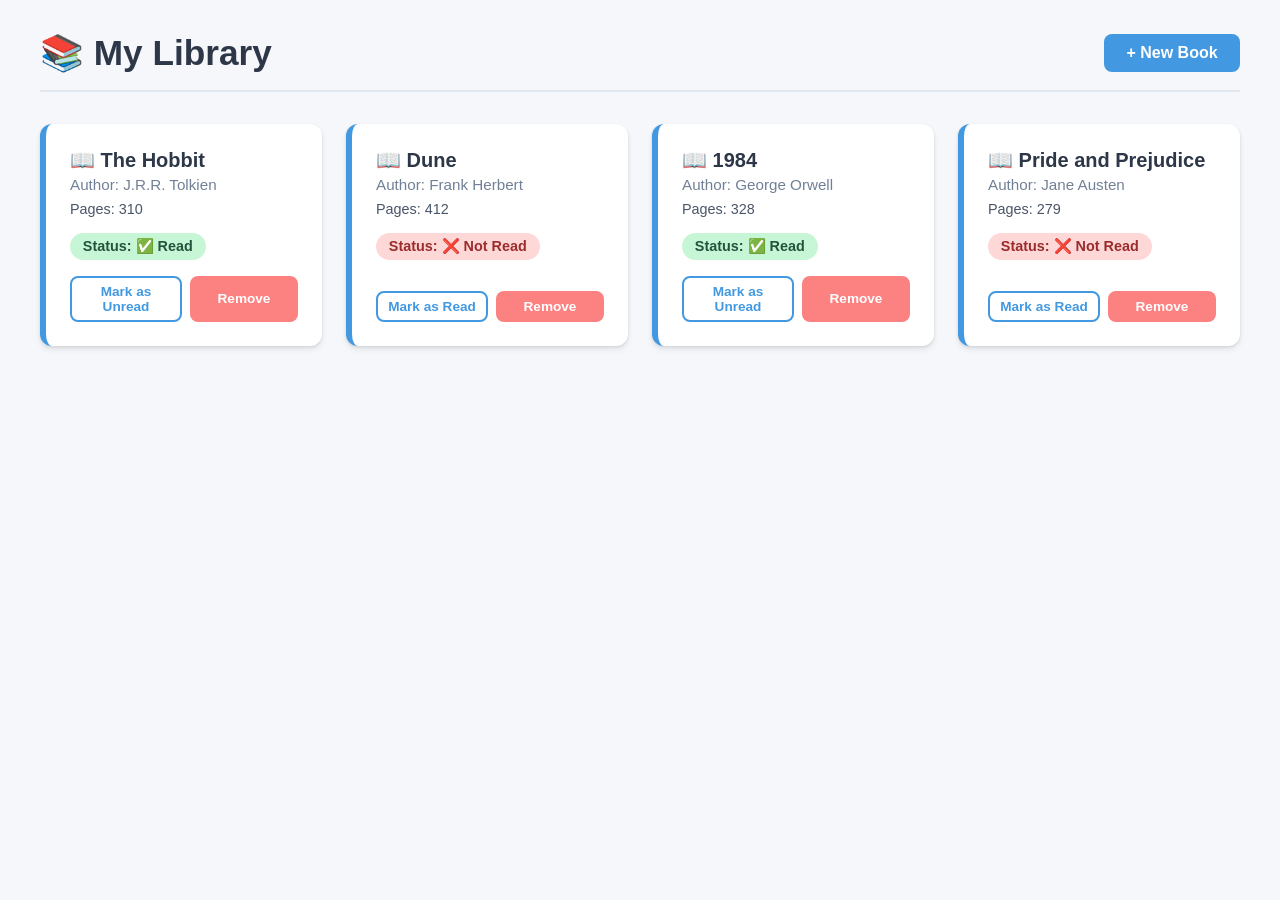
<file: projectOne/index.html>
<!DOCTYPE html>
<html lang="en">
<head>
    <meta charset="UTF-8" />
    <meta name="viewport" content="width=device-width, initial-scale=1.0" />
    <title>📚 My Library</title>
    <link rel="stylesheet" href="style.css" />
</head>
<body>
    <div class="container">
        <!-- Header -->
        <header>
            <h1>📚 My Library</h1>
            <button id="newBookBtn" class="btn btn-primary">+ New Book</button>
        </header>

        <!-- Book Grid -->
        <div id="libraryDisplay" class="book-grid">
            <!-- Books will be rendered here by JavaScript -->
        </div>
    </div>

    <!-- Dialog/Modal for adding new book -->
    <dialog id="bookDialog" class="dialog">
        <div class="dialog-content">
            <h2>Add New Book</h2>
            <form id="bookForm">
                <div class="form-group">
                    <label for="title">Title *</label>
                    <input type="text" id="title" name="title" required />
                </div>

                <div class="form-group">
                    <label for="author">Author *</label>
                    <input type="text" id="author" name="author" required />
                </div>

                <div class="form-group">
                    <label for="pages">Number of Pages *</label>
                    <input type="number" id="pages" name="pages" min="1" required />
                </div>

                <div class="form-group checkbox-group">
                    <label for="readStatus">
                        <input type="checkbox" id="readStatus" name="readStatus" />
                        I have read this book
                    </label>
                </div>

                <div class="dialog-actions">
                    <button type="button" id="cancelBtn" class="btn btn-secondary">Cancel</button>
                    <button type="submit" class="btn btn-primary">Add Book</button>
                </div>
            </form>
        </div>
    </dialog>

    <script src="script.js"></script>
</body>
</html>
</file>
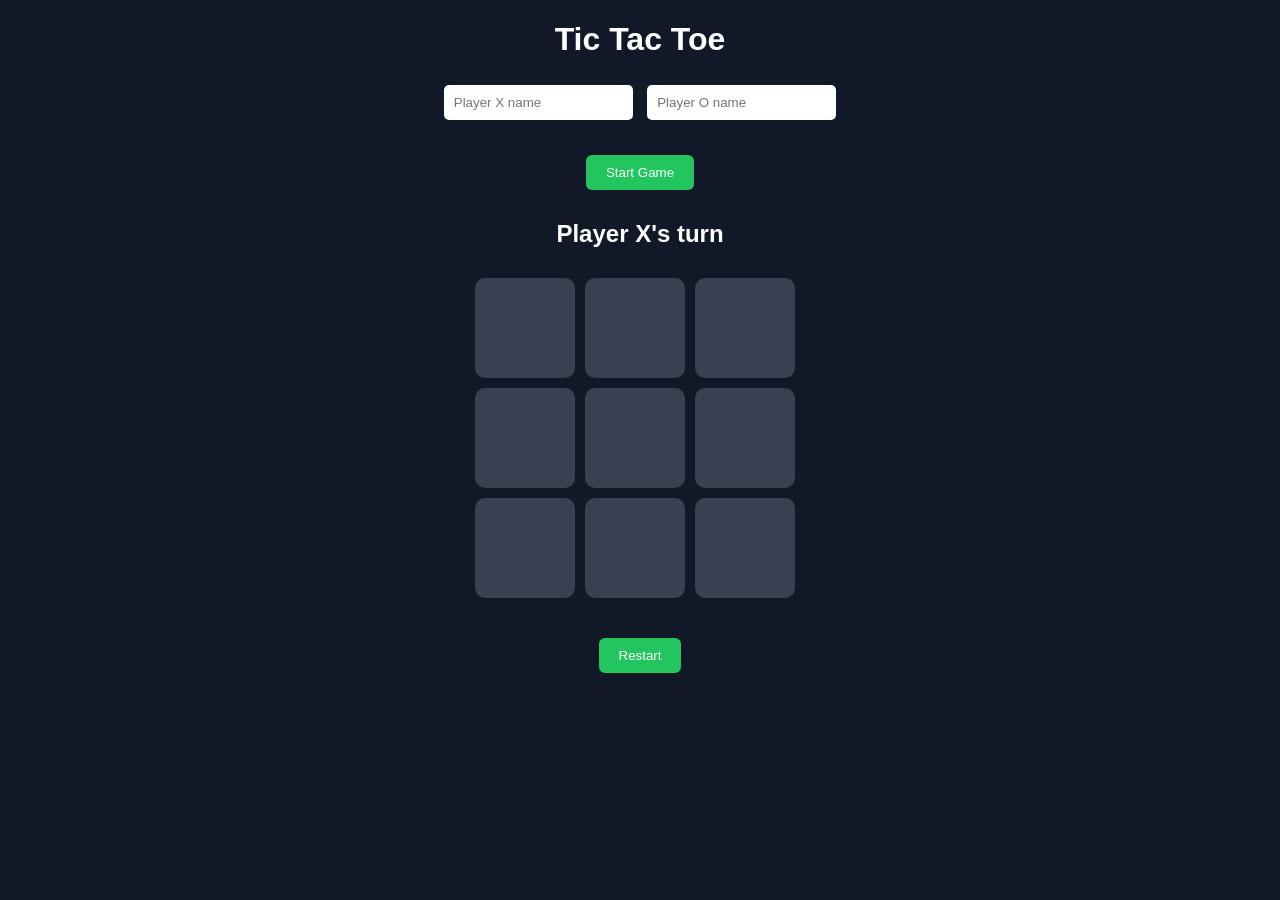
<file: tic-tac-toe/index.html>
<!DOCTYPE html>
<html lang="en">

<head>
    <meta charset="UTF-8">
    <meta name="viewport" content="width=device-width, initial-scale=1.0">
    <title>Tic Tac Toe</title>
    <link rel="stylesheet" href="style.css">
</head>

<body>

    <h1>Tic Tac Toe</h1>


    <div class="players">

        <input id="playerOne" placeholder="Player X name">

        <input id="playerTwo" placeholder="Player O name">

    </div>


    <button id="startBtn">
        Start Game
    </button>


    <h2 id="message"></h2>


    <div class="board">

        <div class="cell" data-index="0"></div>
        <div class="cell" data-index="1"></div>
        <div class="cell" data-index="2"></div>

        <div class="cell" data-index="3"></div>
        <div class="cell" data-index="4"></div>
        <div class="cell" data-index="5"></div>

        <div class="cell" data-index="6"></div>
        <div class="cell" data-index="7"></div>
        <div class="cell" data-index="8"></div>

    </div>


    <button id="restartBtn">
        Restart
    </button>


    <script src="script.js"></script>

</body>

</html>
</file>
<file: projectOne/style.css>
/* ====================================
   RESET & BASE
   ==================================== */
*,
*::before,
*::after {
    margin: 0;
    padding: 0;
    box-sizing: border-box;
}

body {
    font-family: "Segoe UI", Tahoma, Geneva, Verdana, sans-serif;
    background: #f5f7fa;
    color: #1a202c;
    min-height: 100vh;
    padding: 2rem 1rem;
}

/* ====================================
   CONTAINER
   ==================================== */
.container {
    max-width: 1200px;
    margin: 0 auto;
}

/* ====================================
   HEADER
   ==================================== */
header {
    display: flex;
    justify-content: space-between;
    align-items: center;
    flex-wrap: wrap;
    gap: 1rem;
    margin-bottom: 2rem;
    padding-bottom: 1rem;
    border-bottom: 2px solid #e2e8f0;
}

header h1 {
    font-size: 2.2rem;
    font-weight: 700;
    color: #2d3748;
}

/* ====================================
   BUTTONS
   ==================================== */
.btn {
    display: inline-block;
    padding: 0.6rem 1.4rem;
    font-size: 1rem;
    font-weight: 600;
    border: none;
    border-radius: 8px;
    cursor: pointer;
    transition:
        background 0.2s ease,
        transform 0.1s ease;
}

.btn:active {
    transform: scale(0.96);
}

.btn-primary {
    background: #4299e1;
    color: #fff;
}

.btn-primary:hover {
    background: #3182ce;
}

.btn-secondary {
    background: #e2e8f0;
    color: #2d3748;
}

.btn-secondary:hover {
    background: #cbd5e0;
}

.btn-danger {
    background: #fc8181;
    color: #fff;
}

.btn-danger:hover {
    background: #f56565;
}

.btn-success {
    background: #48bb78;
    color: #fff;
}

.btn-success:hover {
    background: #38a169;
}

.btn-outline {
    background: transparent;
    border: 2px solid #4299e1;
    color: #4299e1;
}

.btn-outline:hover {
    background: #4299e1;
    color: #fff;
}

/* ====================================
   BOOK GRID
   ==================================== */
.book-grid {
    display: grid;
    grid-template-columns: repeat(auto-fill, minmax(260px, 1fr));
    gap: 1.5rem;
}

/* ====================================
   BOOK CARD
   ==================================== */
.book-card {
    background: #fff;
    border-radius: 12px;
    padding: 1.5rem;
    box-shadow:
        0 4px 6px rgba(0, 0, 0, 0.07),
        0 1px 3px rgba(0, 0, 0, 0.1);
    display: flex;
    flex-direction: column;
    transition:
        transform 0.15s ease,
        box-shadow 0.15s ease;
    border-left: 6px solid #4299e1;
}

.book-card:hover {
    transform: translateY(-4px);
    box-shadow: 0 10px 15px rgba(0, 0, 0, 0.1);
}

.book-card .book-title {
    font-size: 1.25rem;
    font-weight: 700;
    color: #2d3748;
    margin-bottom: 0.25rem;
}

.book-card .book-author {
    font-size: 0.95rem;
    color: #718096;
    margin-bottom: 0.5rem;
}

.book-card .book-pages {
    font-size: 0.9rem;
    color: #4a5568;
    margin-bottom: 0.5rem;
}

.book-card .book-status {
    font-size: 0.9rem;
    font-weight: 600;
    padding: 0.3rem 0.8rem;
    border-radius: 999px;
    display: inline-block;
    align-self: flex-start;
    margin: 0.5rem 0 1rem;
}

.book-card .book-status.read {
    background: #c6f6d5;
    color: #22543d;
}

.book-card .book-status.unread {
    background: #fed7d7;
    color: #9b2c2c;
}

.book-card .card-actions {
    display: flex;
    gap: 0.5rem;
    flex-wrap: wrap;
    margin-top: auto;
}

.book-card .card-actions .btn {
    flex: 1;
    min-width: 70px;
    text-align: center;
    font-size: 0.85rem;
    padding: 0.4rem 0.6rem;
}

/* ====================================
   DIALOG / MODAL
   ==================================== */
.dialog {
    border: none;
    border-radius: 16px;
    padding: 0;
    max-width: 480px;
    width: 90%;
    box-shadow: 0 20px 60px rgba(0, 0, 0, 0.3);
    animation: dialogIn 0.25s ease;
}

.dialog::backdrop {
    background: rgba(0, 0, 0, 0.5);
    backdrop-filter: blur(2px);
}

@keyframes dialogIn {
    from {
        opacity: 0;
        transform: scale(0.92) translateY(20px);
    }

    to {
        opacity: 1;
        transform: scale(1) translateY(0);
    }
}

.dialog-content {
    padding: 2rem;
}

.dialog-content h2 {
    font-size: 1.6rem;
    margin-bottom: 1.5rem;
    color: #2d3748;
}

/* ====================================
   FORM
   ==================================== */
.form-group {
    margin-bottom: 1.2rem;
}

.form-group label {
    display: block;
    font-weight: 600;
    font-size: 0.9rem;
    color: #4a5568;
    margin-bottom: 0.3rem;
}

.form-group input[type="text"],
.form-group input[type="number"] {
    width: 100%;
    padding: 0.6rem 0.8rem;
    border: 2px solid #e2e8f0;
    border-radius: 8px;
    font-size: 1rem;
    transition: border-color 0.2s ease;
    background: #f7fafc;
}

.form-group input[type="text"]:focus,
.form-group input[type="number"]:focus {
    outline: none;
    border-color: #4299e1;
    background: #fff;
}

.checkbox-group label {
    display: flex;
    align-items: center;
    gap: 0.5rem;
    cursor: pointer;
    font-weight: 500;
}

.checkbox-group input[type="checkbox"] {
    width: 1.1rem;
    height: 1.1rem;
    accent-color: #4299e1;
    cursor: pointer;
}

.dialog-actions {
    display: flex;
    justify-content: flex-end;
    gap: 0.75rem;
    margin-top: 1.8rem;
    padding-top: 1rem;
    border-top: 1px solid #e2e8f0;
}

/* ====================================
   EMPTY STATE
   ==================================== */
.empty-state {
    grid-column: 1 / -1;
    text-align: center;
    padding: 4rem 2rem;
    color: #a0aec0;
}

.empty-state .empty-icon {
    font-size: 4rem;
    display: block;
    margin-bottom: 1rem;
}

.empty-state h3 {
    font-size: 1.4rem;
    color: #4a5568;
    margin-bottom: 0.5rem;
}

.empty-state p {
    font-size: 1rem;
    color: #718096;
}

/* ====================================
   RESPONSIVE
   ==================================== */
@media (max-width: 600px) {
    header {
        flex-direction: column;
        align-items: stretch;
        text-align: center;
    }

    header h1 {
        font-size: 1.8rem;
    }

    .book-grid {
        grid-template-columns: 1fr;
    }

    .dialog-content {
        padding: 1.5rem;
    }

    .dialog-actions {
        flex-direction: column;
    }

    .dialog-actions .btn {
        width: 100%;
    }
}
</file>
<file: tic-tac-toe/style.css>
* {
    box-sizing: border-box;
}


body {
    font-family: Arial, sans-serif;
    text-align: center;
    background: #111827;
    color: white;
}


.players {
    margin: 20px;
}


input {
    padding: 10px;
    margin: 5px;
    border-radius: 5px;
    border: none;

}



button {

    padding: 10px 20px;
    margin: 10px;
    cursor: pointer;
    background: #22c55e;
    color: white;
    border: none;
    border-radius: 6px;

}



.board {

    width: 330px;
    margin: 30px auto;
    display: grid;
    grid-template-columns: repeat(3, 100px);
    gap: 10px;

}



.cell {
    height: 100px;
    background: #374151;
    display: flex;
    justify-content: center;
    align-items: center;
    font-size: 50px;
    cursor: pointer;
    border-radius: 10px;

}


.cell:hover {
    background: #4b5563;
}
</file>
